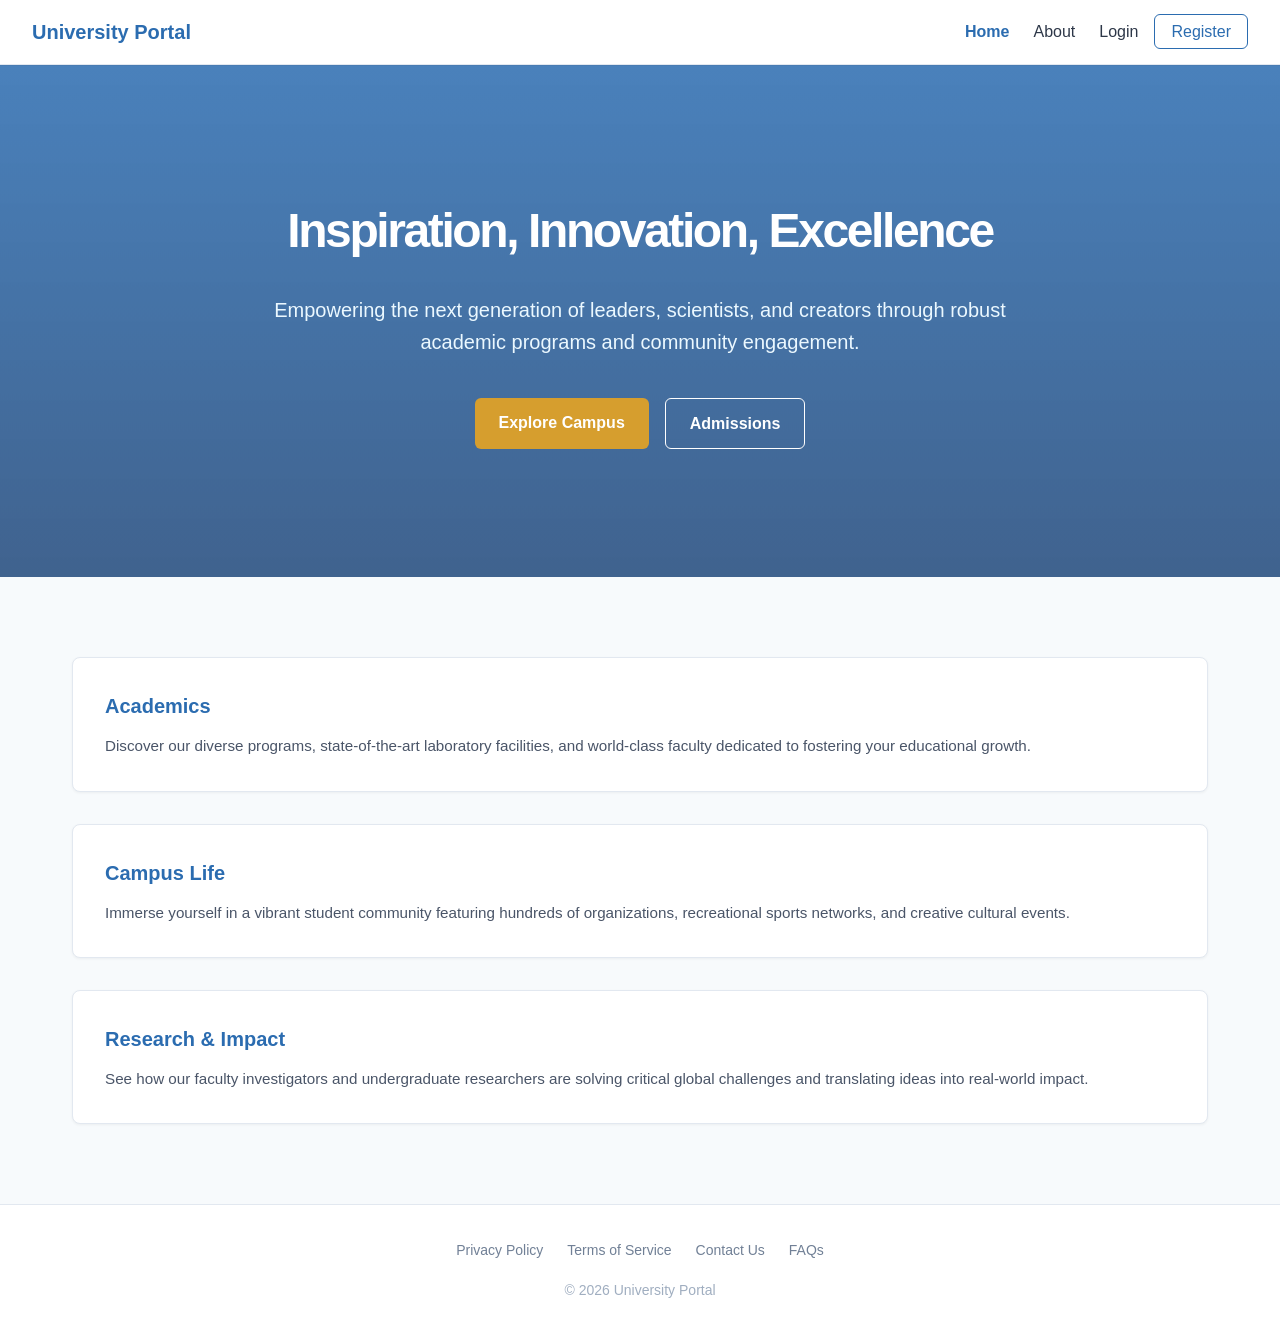
<file: index.html>
<!DOCTYPE html>
<html lang="en">
<head>
    <meta charset="UTF-8">
    <meta name="viewport" content="width=device-width, initial-scale=1.0">
    <title>University Portal - Home</title>
    <style>
        :root {
            --primary-color: #2b6cb0;
            --primary-hover: #2c5282;
            --text-color: #2d3748;
            --light-bg: #f7fafc;
            --border-color: #e2e8f0;
            --white: #ffffff;
            --accent-gold: #d69e2e;
        }
        * {
            box-sizing: border-box;
            margin: 0;
            padding: 0;
            font-family: -apple-system, BlinkMacSystemFont, "Segoe UI", Roboto, Helvetica, Arial, sans-serif;
        }
        body {
            color: var(--text-color);
            background-color: var(--light-bg);
            line-height: 1.6;
            display: flex;
            flex-direction: column;
            min-height: 100vh;
        }
        .navbar {
            background-color: var(--white);
            border-bottom: 1px solid var(--border-color);
            padding: 1rem 2rem;
            display: flex;
            justify-content: space-between;
            align-items: center;
            position: sticky;
            top: 0;
            z-index: 100;
        }
        .nav-brand {
            font-size: 1.25rem;
            font-weight: 700;
            color: var(--primary-color);
            text-decoration: none;
        }
        .nav-links {
            display: flex;
            list-style: none;
            gap: 1.5rem;
            align-items: center;
        }
        .nav-links a {
            text-decoration: none;
            color: var(--text-color);
            font-weight: 500;
            transition: color 0.2s ease;
        }
        .nav-links a:hover {
            color: var(--primary-color);
        }
        .nav-links a.active {
            color: var(--primary-color);
            font-weight: 600;
        }
        .nav-auth {
            display: flex;
            gap: 1rem;
        }
        .btn-outline {
            border: 1px solid var(--primary-color);
            color: var(--primary-color) !important;
            padding: 0.5rem 1rem;
            border-radius: 0.375rem;
            transition: all 0.2s ease;
        }
        .btn-outline:hover {
            background-color: var(--primary-color);
            color: var(--white) !important;
        }
        .hero {
            background: linear-gradient(rgba(43, 108, 176, 0.85), rgba(44, 82, 130, 0.9)), url('https://unsplash.com');
            background-size: cover;
            background-position: center;
            color: var(--white);
            padding: 8rem 2rem;
            text-align: center;
        }
        .hero-container {
            max-width: 800px;
            margin: 0 auto;
        }
        .hero h1 {
            font-size: 3rem;
            margin-bottom: 1.5rem;
            font-weight: 800;
            letter-spacing: -0.05em;
        }
        .hero p {
            font-size: 1.25rem;
            margin-bottom: 2.5rem;
            color: #ebf8ff;
        }
        .hero-buttons {
            display: flex;
            justify-content: center;
            gap: 1rem;
        }
        .btn-primary {
            background-color: var(--accent-gold);
            color: var(--white);
            padding: 0.75rem 1.5rem;
            border-radius: 0.375rem;
            text-decoration: none;
            font-weight: 600;
            transition: background-color 0.2s ease;
        }
        .btn-primary:hover {
            background-color: #b7791f;
        }
        .btn-hero-outline {
            border: 1px solid var(--white);
            color: var(--white);
            padding: 0.75rem 1.5rem;
            border-radius: 0.375rem;
            text-decoration: none;
            font-weight: 600;
            transition: all 0.2s ease;
        }
        .btn-hero-outline:hover {
            background-color: var(--white);
            color: var(--primary-color);
        }
        .info-section {
            padding: 5rem 2rem;
            max-width: 1200px;
            margin: 0 auto;
            width: 100%;
        }
        .grid-3 {
            display: grid;
            grid-template-columns: repeat(auto-fit, minmax(300px, 100%));
            gap: 2rem;
        }
        .info-card {
            background-color: var(--white);
            padding: 2rem;
            border-radius: 0.5rem;
            border: 1px solid var(--border-color);
            box-shadow: 0 1px 3px rgba(0,0,0,0.05);
        }
        .info-card h3 {
            font-size: 1.25rem;
            margin-bottom: 0.75rem;
            color: var(--primary-color);
        }
        .info-card p {
            color: #4a5568;
            font-size: 0.95rem;
        }
        footer {
            background-color: var(--white);
            border-top: 1px solid var(--border-color);
            padding: 2rem;
            text-align: center;
            margin-top: auto;
        }
        .footer-links {
            display: flex;
            justify-content: center;
            gap: 1.5rem;
            list-style: none;
            margin-bottom: 1rem;
            flex-wrap: wrap;
        }
        .footer-links a {
            color: #718096;
            text-decoration: none;
            font-size: 0.875rem;
        }
        .footer-links a:hover {
            color: var(--primary-color);
        }
        .copyright {
            color: #a0aec0;
            font-size: 0.875rem;
        }
    </style>
</head>
<body>
    <nav class="navbar">
        <a href="#" class="nav-brand">University Portal</a>
        <ul class="nav-links">
            <li><a href="#" class="active">Home</a></li>
            <li><a href="#">About</a></li>
            <div class="nav-auth">
                <li><a href="login.html">Login</a></li>
                <li><a href="register.html" class="btn-outline">Register</a></li>
            </div>
        </ul>
    </nav>
    <header class="hero">
        <div class="hero-container">
            <h1>Inspiration, Innovation, Excellence</h1>
            <p>Empowering the next generation of leaders, scientists, and creators through robust academic programs and community engagement.</p>
            <div class="hero-buttons">
                <a href="#" class="btn-primary">Explore Campus</a>
                <a href="#" class="btn-hero-outline">Admissions</a>
            </div>
        </div>
    </header>
    <main class="info-section">
        <div class="grid-3">
            <div class="info-card">
                <h3>Academics</h3>
                <p>Discover our diverse programs, state-of-the-art laboratory facilities, and world-class faculty dedicated to fostering your educational growth.</p>
            </div>
            <div class="info-card">
                <h3>Campus Life</h3>
                <p>Immerse yourself in a vibrant student community featuring hundreds of organizations, recreational sports networks, and creative cultural events.</p>
            </div>
            <div class="info-card">
                <h3>Research & Impact</h3>
                <p>See how our faculty investigators and undergraduate researchers are solving critical global challenges and translating ideas into real-world impact.</p>
            </div>
        </div>
    </main>
    <footer>
        <ul class="footer-links">
            <li><a href="#">Privacy Policy</a></li>
            <li><a href="#">Terms of Service</a></li>
            <li><a href="#">Contact Us</a></li>
            <li><a href="#">FAQs</a></li>
        </ul>
        <p class="copyright">&copy; 2026 University Portal</p>
    </footer>
</body>
</html>
</file>
